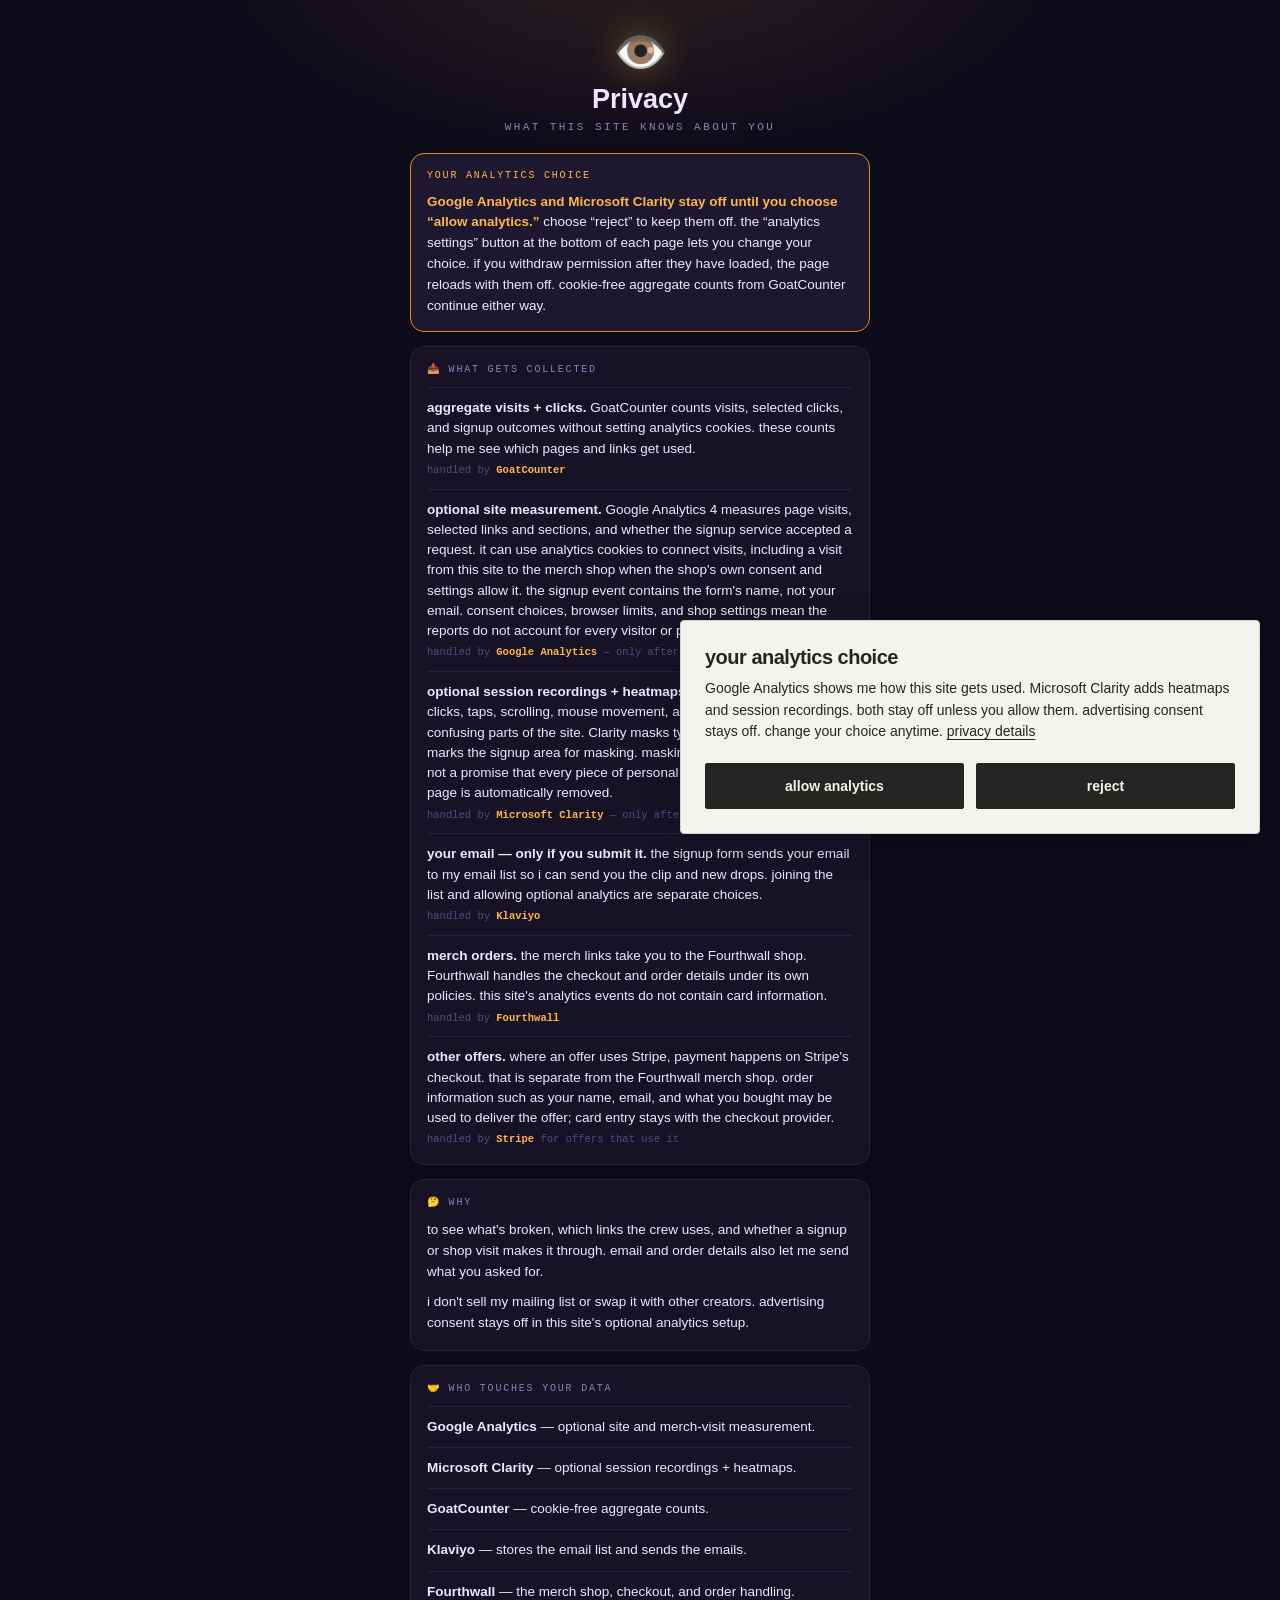
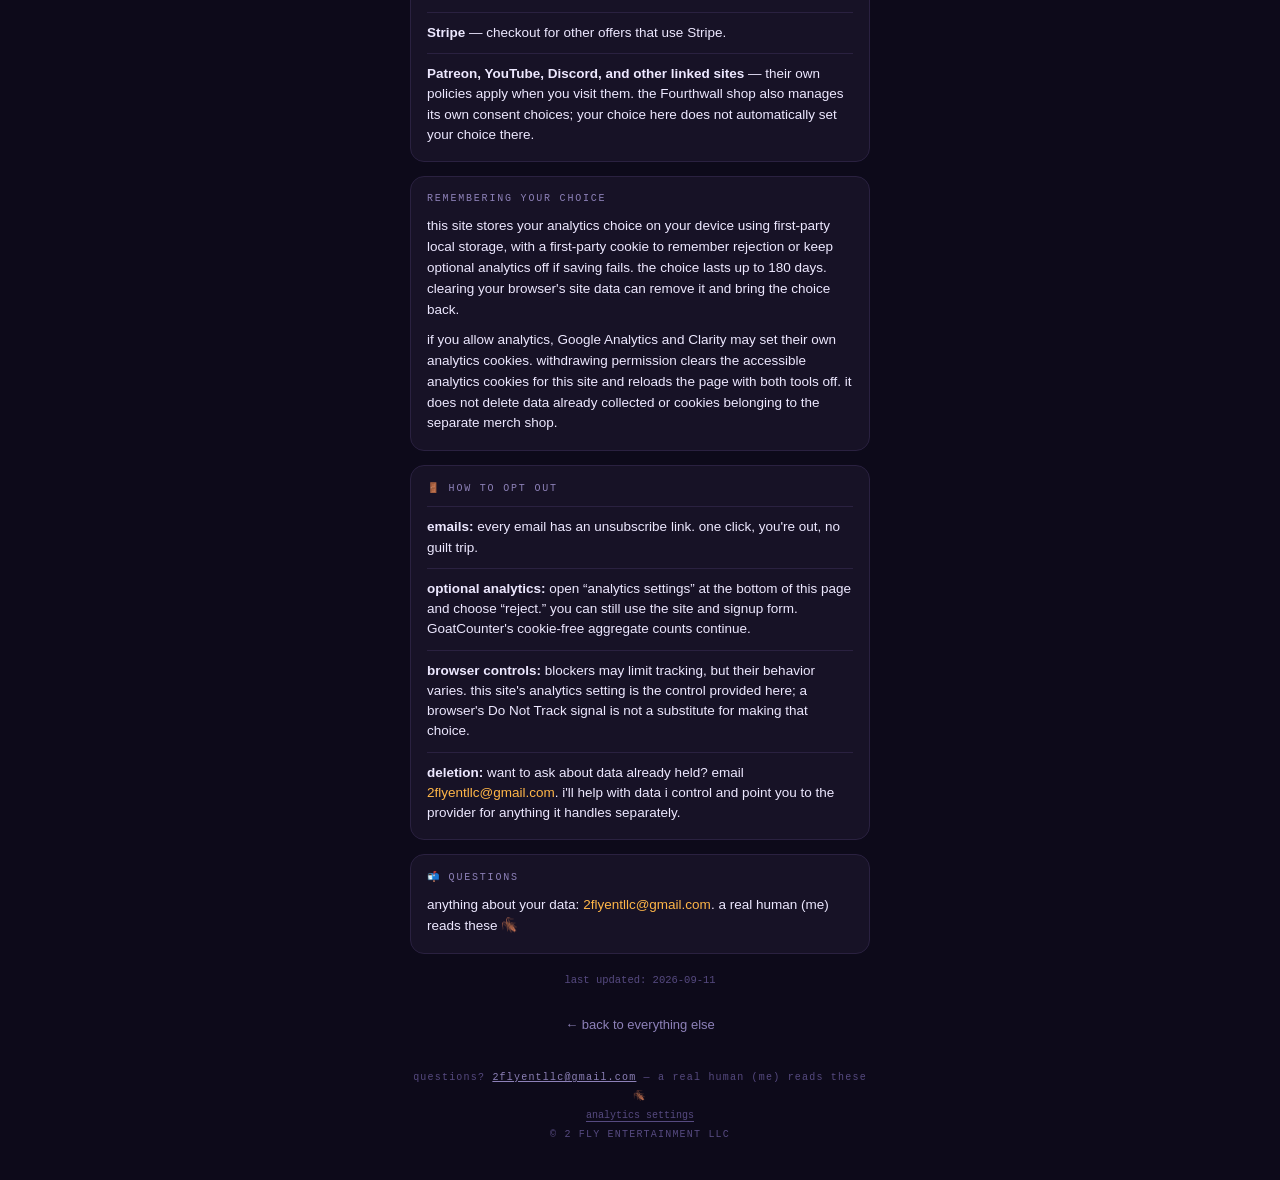
<file: privacy.html>
<!DOCTYPE html>
<html lang="en">
<head>
<meta charset="utf-8">
<title>Privacy — Dez2fly</title>
<meta name="viewport" content="width=device-width, initial-scale=1, viewport-fit=cover">
<meta name="theme-color" content="#0d0a1a">
<meta name="description" content="What dez2fly.com collects, why, who touches it, and how to opt out. Plain English, no lawyer fog.">
<meta property="og:title" content="Privacy — Dez2fly">
<meta property="og:description" content="What this site collects, why, who touches it, and how to opt out. Plain English.">
<meta property="og:image" content="https://dez2fly.com/og.png">
<meta property="og:url" content="https://dez2fly.com/privacy.html">
<meta name="twitter:card" content="summary_large_image">
<link rel="icon" type="image/svg+xml" href="/favicon.svg">
<link rel="apple-touch-icon" href="/og.png">
<script type="application/ld+json">
{
  "@context": "https://schema.org",
  "@type": "WebPage",
  "@id": "https://dez2fly.com/privacy.html",
  "name": "Privacy — Dez2fly",
  "url": "https://dez2fly.com/privacy.html",
  "description": "What dez2fly.com collects, why, who touches it, and how to opt out.",
  "dateModified": "2026-09-11",
  "isPartOf": { "@type": "WebSite", "@id": "https://dez2fly.com/#site", "url": "https://dez2fly.com/" },
  "publisher": {
    "@type": "Organization",
    "@id": "https://dez2fly.com/#org",
    "name": "2 Fly Entertainment LLC",
    "url": "https://dez2fly.com/",
    "email": "2flyentllc@gmail.com"
  }
}
</script>
<style>
  :root{
    --ground:#0d0a1a; --panel:#171226; --panel2:#1d1730; --edge:#2a2140;
    --ink:#ede8ff; --mute:#8d81b8; --dim:#564a80;
    --amber:#ffb648; --amber-deep:#e08d1d; --hot:#ff5d76;
    --sans:"Avenir Next","Helvetica Neue",Helvetica,Arial,sans-serif;
    --mono:"SF Mono",ui-monospace,Menlo,monospace;
  }
  *{box-sizing:border-box;margin:0;padding:0}
  html,body{background:var(--ground);color:var(--ink);font-family:var(--sans);-webkit-text-size-adjust:100%}
  body{min-height:100dvh;display:flex;flex-direction:column;align-items:center;
       padding:0 18px calc(40px + env(safe-area-inset-bottom));overflow-x:hidden}
  body::before{content:"";position:fixed;inset:0;z-index:0;pointer-events:none;
    background:radial-gradient(ellipse 60% 40% at 50% -5%, rgba(255,182,72,.12), transparent 60%)}
  .wrap{position:relative;z-index:1;width:100%;max-width:460px;display:flex;flex-direction:column;gap:14px}
  header{text-align:center;margin:30px 0 6px}
  .eye{font-size:44px;line-height:1;filter:drop-shadow(0 0 18px rgba(255,182,72,.4))}
  h1{font-size:27px;font-weight:700;margin-top:10px}
  .tag{font-family:var(--mono);font-size:11px;letter-spacing:.22em;text-transform:uppercase;color:var(--mute);margin-top:6px}

  .notice{background:var(--panel2);border:1px solid var(--amber-deep);border-radius:14px;padding:14px 16px;
    font-size:13.5px;line-height:1.55}
  .notice .lbl{font-family:var(--mono);font-size:10px;letter-spacing:.18em;text-transform:uppercase;color:var(--amber);margin-bottom:8px}
  .notice b{color:var(--amber);font-weight:600}

  .panel{background:var(--panel);border:1px solid var(--edge);border-radius:14px;padding:16px}
  .panel .lbl{font-family:var(--mono);font-size:10px;letter-spacing:.18em;text-transform:uppercase;color:var(--mute);margin-bottom:12px}
  .item{padding:10px 0;border-top:1px solid var(--edge);font-size:13.5px;line-height:1.5}
  .item:first-of-type{border-top:none;padding-top:0}
  .item:last-of-type{padding-bottom:0}
  .item b{font-weight:600}
  .item .who{display:block;font-family:var(--mono);font-size:10.5px;color:var(--dim);margin-top:4px}
  .item .who b{color:var(--amber);font-weight:600}
  .panel p{font-size:13.5px;line-height:1.55}
  .panel p + p{margin-top:9px}
  .panel a{color:var(--amber);text-decoration:none}
  .panel a:hover{text-decoration:underline}

  .fine{text-align:center;font-family:var(--mono);font-size:10.5px;color:var(--dim);line-height:1.6;margin-top:4px}
  .back{display:block;text-align:center;color:var(--mute);font-size:13px;text-decoration:none;margin-top:14px}
  footer{margin-top:22px;text-align:center;font-family:var(--mono);font-size:10px;letter-spacing:.12em;color:var(--dim);line-height:1.9}
  footer a{color:var(--mute)}
</style>
<link rel="stylesheet" href="/assets/analytics.css?v=20260911">
<script defer src="/assets/analytics.js?v=20260912b"></script>
</head>
<body>
<div class="wrap">
  <header>
    <div class="eye">👁️</div>
    <h1>Privacy</h1>
    <div class="tag">what this site knows about you</div>
  </header>

  <div class="notice">
    <div class="lbl">your analytics choice</div>
    <b>Google Analytics and Microsoft Clarity stay off until you choose “allow analytics.”</b> choose “reject” to keep them off. the “analytics settings” button at the bottom of each page lets you change your choice. if you withdraw permission after they have loaded, the page reloads with them off. cookie-free aggregate counts from GoatCounter continue either way.
  </div>

  <div class="panel">
    <div class="lbl">📥 what gets collected</div>
    <div class="item"><b>aggregate visits + clicks.</b> GoatCounter counts visits, selected clicks, and signup outcomes without setting analytics cookies. these counts help me see which pages and links get used.<span class="who">handled by <b>GoatCounter</b></span></div>
    <div class="item"><b>optional site measurement.</b> Google Analytics 4 measures page visits, selected links and sections, and whether the signup service accepted a request. it can use analytics cookies to connect visits, including a visit from this site to the merch shop when the shop's own consent and settings allow it. the signup event contains the form's name, not your email. consent choices, browser limits, and shop settings mean the reports do not account for every visitor or purchase.<span class="who">handled by <b>Google Analytics</b> — only after you allow analytics here</span></div>
    <div class="item"><b>optional session recordings + heatmaps.</b> Microsoft Clarity shows clicks, taps, scrolling, mouse movement, and page content so i can find confusing parts of the site. Clarity masks typed input, and this site also marks the signup area for masking. masking reduces exposure; it is not a promise that every piece of personal information anywhere on a page is automatically removed.<span class="who">handled by <b>Microsoft Clarity</b> — only after you allow analytics here</span></div>
    <div class="item"><b>your email — only if you submit it.</b> the signup form sends your email to my email list so i can send you the clip and new drops. joining the list and allowing optional analytics are separate choices.<span class="who">handled by <b>Klaviyo</b></span></div>
    <div class="item"><b>merch orders.</b> the merch links take you to the Fourthwall shop. Fourthwall handles the checkout and order details under its own policies. this site's analytics events do not contain card information.<span class="who">handled by <b>Fourthwall</b></span></div>
    <div class="item"><b>other offers.</b> where an offer uses Stripe, payment happens on Stripe's checkout. that is separate from the Fourthwall merch shop. order information such as your name, email, and what you bought may be used to deliver the offer; card entry stays with the checkout provider.<span class="who">handled by <b>Stripe</b> for offers that use it</span></div>
  </div>

  <div class="panel">
    <div class="lbl">🤔 why</div>
    <p>to see what's broken, which links the crew uses, and whether a signup or shop visit makes it through. email and order details also let me send what you asked for.</p>
    <p>i don't sell my mailing list or swap it with other creators. advertising consent stays off in this site's optional analytics setup.</p>
  </div>

  <div class="panel">
    <div class="lbl">🤝 who touches your data</div>
    <div class="item"><b>Google Analytics</b> — optional site and merch-visit measurement.</div>
    <div class="item"><b>Microsoft Clarity</b> — optional session recordings + heatmaps.</div>
    <div class="item"><b>GoatCounter</b> — cookie-free aggregate counts.</div>
    <div class="item"><b>Klaviyo</b> — stores the email list and sends the emails.</div>
    <div class="item"><b>Fourthwall</b> — the merch shop, checkout, and order handling.</div>
    <div class="item"><b>Stripe</b> — checkout for other offers that use Stripe.</div>
    <div class="item"><b>Patreon, YouTube, Discord, and other linked sites</b> — their own policies apply when you visit them. the Fourthwall shop also manages its own consent choices; your choice here does not automatically set your choice there.</div>
  </div>

  <div class="panel">
    <div class="lbl">remembering your choice</div>
    <p>this site stores your analytics choice on your device using first-party local storage, with a first-party cookie to remember rejection or keep optional analytics off if saving fails. the choice lasts up to 180 days. clearing your browser's site data can remove it and bring the choice back.</p>
    <p>if you allow analytics, Google Analytics and Clarity may set their own analytics cookies. withdrawing permission clears the accessible analytics cookies for this site and reloads the page with both tools off. it does not delete data already collected or cookies belonging to the separate merch shop.</p>
  </div>

  <div class="panel">
    <div class="lbl">🚪 how to opt out</div>
    <div class="item"><b>emails:</b> every email has an unsubscribe link. one click, you're out, no guilt trip.</div>
    <div class="item"><b>optional analytics:</b> open “analytics settings” at the bottom of this page and choose “reject.” you can still use the site and signup form. GoatCounter's cookie-free aggregate counts continue.</div>
    <div class="item"><b>browser controls:</b> blockers may limit tracking, but their behavior varies. this site's analytics setting is the control provided here; a browser's Do Not Track signal is not a substitute for making that choice.</div>
    <div class="item"><b>deletion:</b> want to ask about data already held? email <a href="mailto:2flyentllc@gmail.com">2flyentllc@gmail.com</a>. i'll help with data i control and point you to the provider for anything it handles separately.</div>
  </div>

  <div class="panel">
    <div class="lbl">📬 questions</div>
    <p>anything about your data: <a href="mailto:2flyentllc@gmail.com">2flyentllc@gmail.com</a>. a real human (me) reads these 🪳</p>
  </div>

  <div class="fine">last updated: 2026-09-11</div>
  <a class="back" href="/">← back to everything else</a>
  <footer>questions? <a href="mailto:2flyentllc@gmail.com">2flyentllc@gmail.com</a> — a real human (me) reads these 🪳<br><button type="button" data-analytics-settings>analytics settings</button><br>© 2 FLY ENTERTAINMENT LLC</footer>
</div>

<script>window.goatcounter={no_onload:true};</script>
<script data-goatcounter="https://dez2fly.goatcounter.com/count" async src="count.js"></script>
<script>
(function(){
  var gc=function(path){ if(window.goatcounter&&goatcounter.count){goatcounter.count({path:path});} else setTimeout(function(){gc(path);},400); };
  gc('/privacy');
})();
</script>
</body>
</html>
</file>
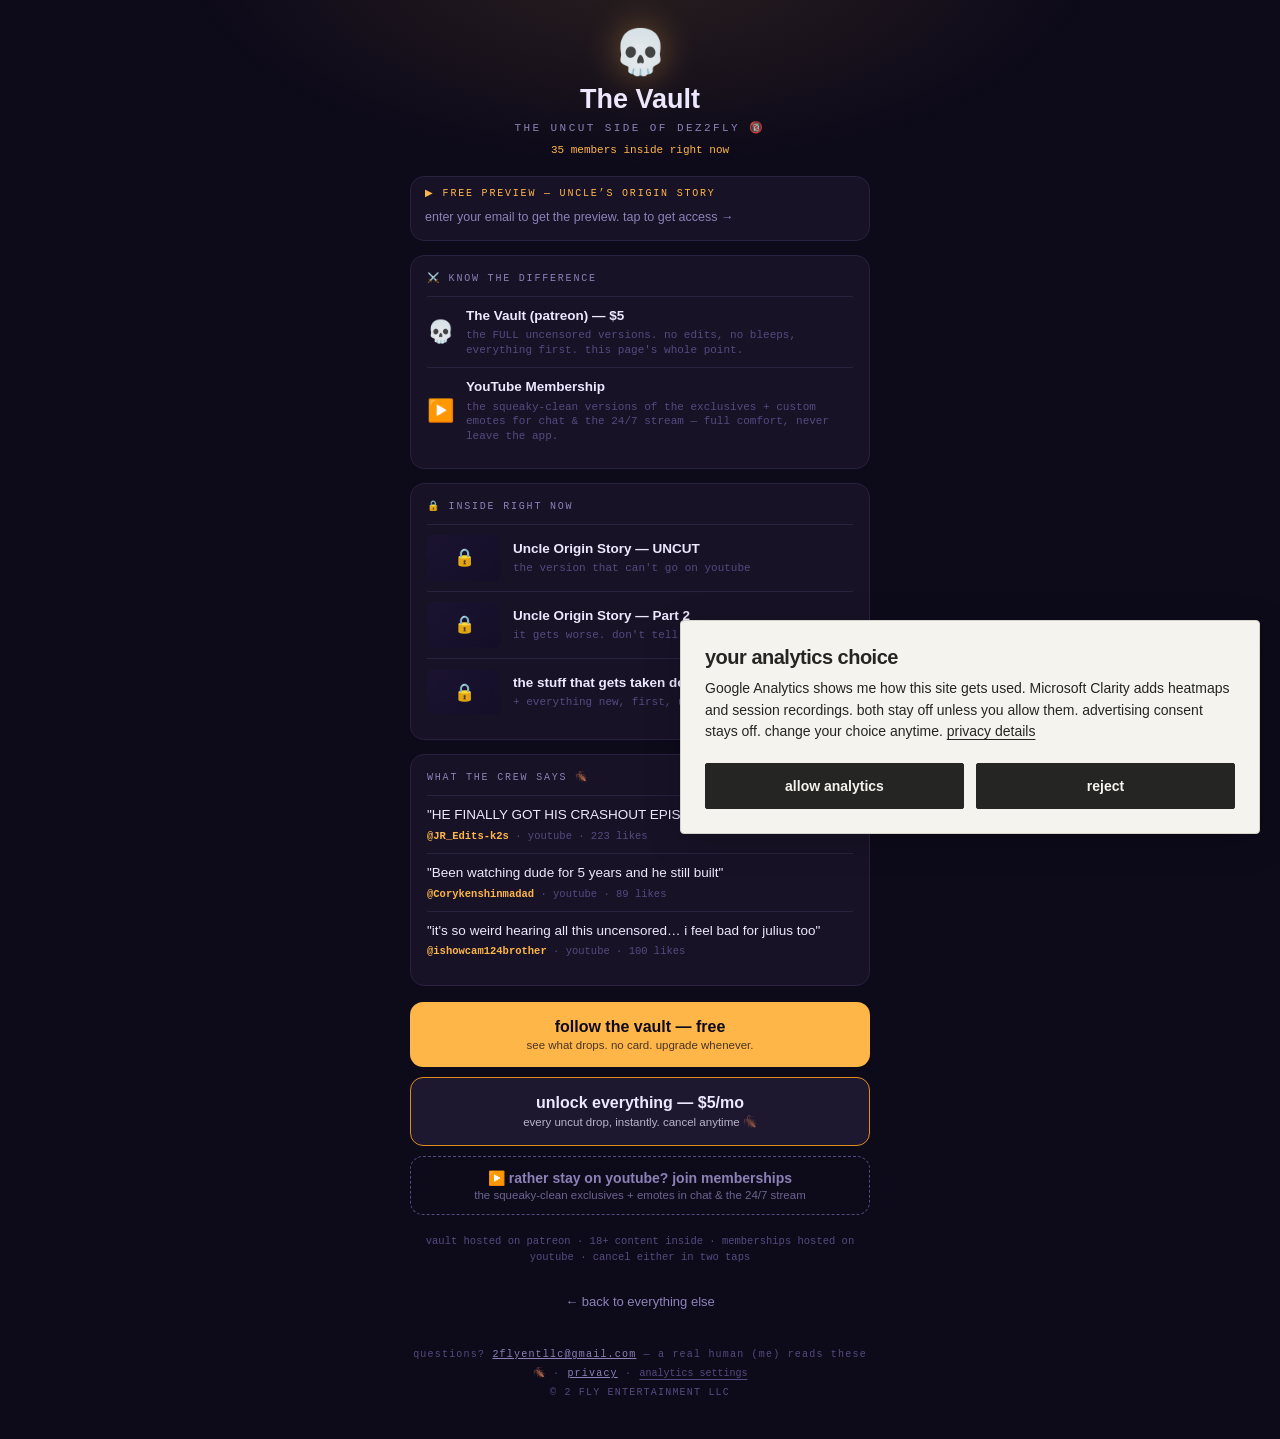
<file: vault.html>
<!DOCTYPE html>
<html lang="en">
<head>
<meta charset="utf-8">
<title>The Vault — Dez2fly</title>
<meta name="viewport" content="width=device-width, initial-scale=1, viewport-fit=cover">
<meta name="theme-color" content="#0d0a1a">
<meta name="description" content="The uncut side of Dez2fly. Uncle's origin story and everything too raw for YouTube.">
<meta property="og:title" content="The Vault — the uncut side of Dez2fly">
<meta property="og:description" content="Uncle's origin story and everything too raw for YouTube. Follow free or unlock everything.">
<meta property="og:image" content="https://dez2fly.com/og.png">
<meta property="og:url" content="https://dez2fly.com/vault.html">
<meta name="twitter:card" content="summary_large_image">
<link rel="icon" type="image/svg+xml" href="/favicon.svg">
<link rel="apple-touch-icon" href="/og.png">
<script type="application/ld+json">
{
  "@context": "https://schema.org",
  "@type": "WebPage",
  "@id": "https://dez2fly.com/vault.html",
  "name": "The Vault — Dez2fly",
  "url": "https://dez2fly.com/vault.html",
  "description": "The uncut side of Dez2fly. Uncle's origin story and everything too raw for YouTube, hosted on Patreon. Follow free or unlock everything for $5/month.",
  "isPartOf": { "@type": "WebSite", "@id": "https://dez2fly.com/#site", "url": "https://dez2fly.com/" },
  "publisher": {
    "@type": "Organization",
    "@id": "https://dez2fly.com/#org",
    "name": "2 Fly Entertainment LLC",
    "url": "https://dez2fly.com/",
    "email": "2flyentllc@gmail.com"
  }
}
</script>
<style>
  :root{
    --ground:#0d0a1a; --panel:#171226; --panel2:#1d1730; --edge:#2a2140;
    --ink:#ede8ff; --mute:#8d81b8; --dim:#564a80;
    --amber:#ffb648; --amber-deep:#e08d1d; --hot:#ff5d76;
    --sans:"Avenir Next","Helvetica Neue",Helvetica,Arial,sans-serif;
    --mono:"SF Mono",ui-monospace,Menlo,monospace;
  }
  *{box-sizing:border-box;margin:0;padding:0}
  html,body{background:var(--ground);color:var(--ink);font-family:var(--sans);-webkit-text-size-adjust:100%}
  body{min-height:100dvh;display:flex;flex-direction:column;align-items:center;
       padding:0 18px calc(40px + env(safe-area-inset-bottom));overflow-x:hidden}
  body::before{content:"";position:fixed;inset:0;z-index:0;pointer-events:none;
    background:radial-gradient(ellipse 60% 40% at 50% -5%, rgba(255,182,72,.12), transparent 60%)}
  .wrap{position:relative;z-index:1;width:100%;max-width:460px;display:flex;flex-direction:column;gap:14px}
  header{text-align:center;margin:30px 0 6px}
  .skull{font-size:44px;line-height:1;filter:drop-shadow(0 0 18px rgba(255,182,72,.4))}
  h1{font-size:27px;font-weight:700;margin-top:10px}
  .tag{font-family:var(--mono);font-size:11px;letter-spacing:.22em;text-transform:uppercase;color:var(--mute);margin-top:6px}
  .members{font-family:var(--mono);font-size:11px;color:var(--amber);margin-top:10px;display:none}

  .player{border-radius:14px;overflow:hidden;border:1px solid var(--edge);background:var(--panel);position:relative}
  .player .lbl{font-family:var(--mono);font-size:10px;letter-spacing:.18em;text-transform:uppercase;color:var(--amber);padding:10px 14px 8px}
  .player .thumbwrap{position:relative;cursor:pointer;display:block}
  .player img{width:100%;aspect-ratio:16/9;object-fit:cover;display:block}
  .player .play{position:absolute;inset:0;display:grid;place-items:center;background:rgba(13,10,26,.25)}
  .player .play i{width:64px;height:64px;border-radius:50%;background:rgba(255,182,72,.95);display:grid;place-items:center;
    font-style:normal;font-size:24px;color:var(--ground);box-shadow:0 8px 30px rgba(0,0,0,.5)}
  .player iframe{width:100%;aspect-ratio:16/9;border:0;display:block}
  .player .sub{font-size:12.5px;color:var(--mute);padding:10px 14px 13px;line-height:1.4}

  .locked{background:var(--panel);border:1px solid var(--edge);border-radius:14px;padding:16px 16px 14px}
  .locked .lbl{font-family:var(--mono);font-size:10px;letter-spacing:.18em;text-transform:uppercase;color:var(--mute);margin-bottom:12px}
  .row{display:flex;align-items:center;gap:12px;padding:10px 0;border-top:1px solid var(--edge)}
  .row:first-of-type{border-top:none}
  .row .th{width:74px;height:46px;border-radius:8px;flex-shrink:0;position:relative;overflow:hidden;
    background:linear-gradient(135deg,#241a3e,#1a1230)}
  .row .th::after{content:"🔒";position:absolute;inset:0;display:grid;place-items:center;font-size:17px;
    backdrop-filter:blur(6px);background:rgba(13,10,26,.35)}
  .row .tt{font-size:13.5px;font-weight:600;line-height:1.35}
  .row .tt span{display:block;font-size:11px;font-weight:400;color:var(--dim);font-family:var(--mono);margin-top:3px}

  .quotes{background:var(--panel);border:1px solid var(--edge);border-radius:14px;padding:16px}
  .quotes .lbl{font-family:var(--mono);font-size:10px;letter-spacing:.18em;text-transform:uppercase;color:var(--mute);margin-bottom:12px}
  .q{padding:9px 0;border-top:1px solid var(--edge);font-size:13.5px;line-height:1.45}
  .q:first-of-type{border-top:none;padding-top:0}
  .q .a{display:block;font-family:var(--mono);font-size:10.5px;color:var(--dim);margin-top:4px}
  .q .a b{color:var(--amber);font-weight:600}

  .cta{display:flex;flex-direction:column;gap:10px;margin-top:2px}
  .btn{display:block;text-align:center;text-decoration:none;font-weight:700;font-size:16px;border-radius:13px;padding:16px 20px;
       transition:transform .15s}
  .btn:active{transform:scale(.98)}
  .btn.free{background:var(--amber);color:var(--ground)}
  .btn.paid{background:var(--panel2);color:var(--ink);border:1px solid var(--amber-deep)}
  .btn.yt{background:transparent;color:var(--mute);border:1px dashed var(--dim);font-weight:600;font-size:14px;padding:13px 18px}
  .btn small{display:block;font-weight:400;font-size:11.5px;margin-top:3px;opacity:.75}
  .fine{text-align:center;font-family:var(--mono);font-size:10.5px;color:var(--dim);line-height:1.6;margin-top:4px}
  .back{display:block;text-align:center;color:var(--mute);font-size:13px;text-decoration:none;margin-top:14px}
  footer{margin-top:22px;text-align:center;font-family:var(--mono);font-size:10px;letter-spacing:.12em;color:var(--dim);line-height:1.9}
  footer a{color:var(--mute)}
</style>
<link rel="stylesheet" href="/assets/analytics.css?v=20260911">
<script defer src="/assets/analytics.js?v=20260912b"></script>
</head>
<body>
<div class="wrap">
  <header>
    <div class="skull">💀</div>
    <h1>The Vault</h1>
    <div class="tag">the uncut side of dez2fly 🔞</div>
    <div class="members" id="vmembers"></div>
  </header>

  <a class="player" id="teaser" data-ga-track="vault-teaser" href="https://privatedrop7.carrd.co" style="display:block;text-decoration:none;color:inherit">
    <div class="lbl">▶ free preview — Uncle’s origin story</div>
    <div class="sub" style="padding-top:2px">enter your email to get the preview. tap to get access →</div>
  </a>

  <div class="locked">
    <div class="lbl">⚔️ know the difference</div>
    <div class="row"><span style="font-size:22px;flex-shrink:0">💀</span><span class="tt">The Vault (patreon) — $5<span>the FULL uncensored versions. no edits, no bleeps, everything first. this page's whole point.</span></span></div>
    <div class="row"><span style="font-size:22px;flex-shrink:0">▶️</span><span class="tt">YouTube Membership<span>the squeaky-clean versions of the exclusives + custom emotes for chat & the 24/7 stream — full comfort, never leave the app.</span></span></div>
  </div>

  <div class="locked">
    <div class="lbl">🔒 inside right now</div>
    <div class="row"><span class="th"></span><span class="tt">Uncle Origin Story — UNCUT<span>the version that can't go on youtube</span></span></div>
    <div class="row"><span class="th"></span><span class="tt">Uncle Origin Story — Part 2<span>it gets worse. don't tell anyone.</span></span></div>
    <div class="row"><span class="th"></span><span class="tt">the stuff that gets taken down<span>+ everything new, first, uncut, forever</span></span></div>
  </div>

  <div class="quotes">
    <div class="lbl">what the crew says 🪳</div>
    <div class="q">"HE FINALLY GOT HIS CRASHOUT EPISODE"<span class="a"><b>@JR_Edits-k2s</b> · youtube · 223 likes</span></div>
    <div class="q">"Been watching dude for 5 years and he still built"<span class="a"><b>@Corykenshinmadad</b> · youtube · 89 likes</span></div>
    <div class="q">"it's so weird hearing all this uncensored… i feel bad for julius too"<span class="a"><b>@ishowcam124brother</b> · youtube · 100 likes</span></div>
  </div>

  <div class="cta">
    <a class="btn free" id="btn-free" data-ga-track="vault-free" href="https://www.patreon.com/Dez2fly?utm_source=biolink&utm_medium=bridge&utm_campaign=vault_free">
      follow the vault — free
      <small>see what drops. no card. upgrade whenever.</small>
    </a>
    <a class="btn paid" id="btn-paid" data-ga-track="vault-paid" href="https://www.patreon.com/Dez2fly?utm_source=biolink&utm_medium=bridge&utm_campaign=vault_paid">
      unlock everything — $5/mo
      <small>every uncut drop, instantly. cancel anytime 🪳</small>
    </a>
    <a class="btn yt" id="ytmem" data-ga-track="vault-membership" href="https://www.youtube.com/@Dez2fly/join">
      ▶️ rather stay on youtube? join memberships
      <small id="st-ytmem">the squeaky-clean exclusives + emotes in chat & the 24/7 stream</small>
    </a>
  </div>
  <div class="fine">vault hosted on patreon · 18+ content inside · memberships hosted on youtube · cancel either in two taps</div>

  <a class="back" href="/?s=vaultback">← back to everything else</a>
  <footer>questions? <a href="mailto:2flyentllc@gmail.com">2flyentllc@gmail.com</a> — a real human (me) reads these 🪳 · <a href="/privacy.html">privacy</a> · <button type="button" data-analytics-settings>analytics settings</button><br>© 2 FLY ENTERTAINMENT LLC</footer>
</div>

<script>window.goatcounter={no_onload:true};</script>
<script data-goatcounter="https://dez2fly.goatcounter.com/count" async src="count.js"></script>
<script>
(function(){
  var p=new URLSearchParams(location.search);
  var src=(p.get('s')||'').replace(/[^a-zA-Z0-9_-]/g,'').slice(0,24)||'direct'; // sanitized — src is concatenated into hrefs/analytics
  var gc=function(path,ev){ if(window.goatcounter&&goatcounter.count){goatcounter.count(ev?{path:path,event:true}:{path:path});} else setTimeout(function(){gc(path,ev);},400); };
  gc('/vault-bridge-'+src);

  fetch('stats.json',{cache:'no-store'}).then(function(r){return r.json()}).then(function(s){
    if(!s) return;
    // same 8-day honesty gate the homepage runs — a dead updater must not keep claiming "right now"
    if(s.vault_members&&Date.now()-(Date.parse(s.updated||'')||0)<8*864e5){var el=document.getElementById('vmembers');el.textContent=s.vault_members+' members inside right now';el.style.display='block';}
    // yt_members is hand-pulled from Studio (no API): exact <=21d, floored "N+" to 45d, default copy after
    var ytm=Math.floor(Number(s.yt_members))||0, ytAge=Date.now()-(Date.parse(s.yt_members_updated||'')||0), yEl=document.getElementById('st-ytmem');
    if(yEl&&ytm>0&&ytAge<=45*864e5){var n=ytAge<=21*864e5?String(ytm):(Math.floor(ytm/10)*10)+'+'; yEl.textContent=n+' of the crew already do — none of them get the uncut stuff 🪳';}
  }).catch(function(){});

  document.getElementById('teaser').addEventListener('click',function(){
    gc('vault-teaser-click--'+src,true);
  });

  document.getElementById('ytmem').addEventListener('click',function(){ gc('vault-ytmember-click--'+src,true); });
  ['btn-free','btn-paid'].forEach(function(id){
    var a=document.getElementById(id);
    var u=new URL(a.href); u.searchParams.set('utm_source','biolink_'+src); a.href=u.toString();
    a.addEventListener('click',function(){ gc(id+'--'+src,true); });
  });
})();
</script>
</body>
</html>
</file>
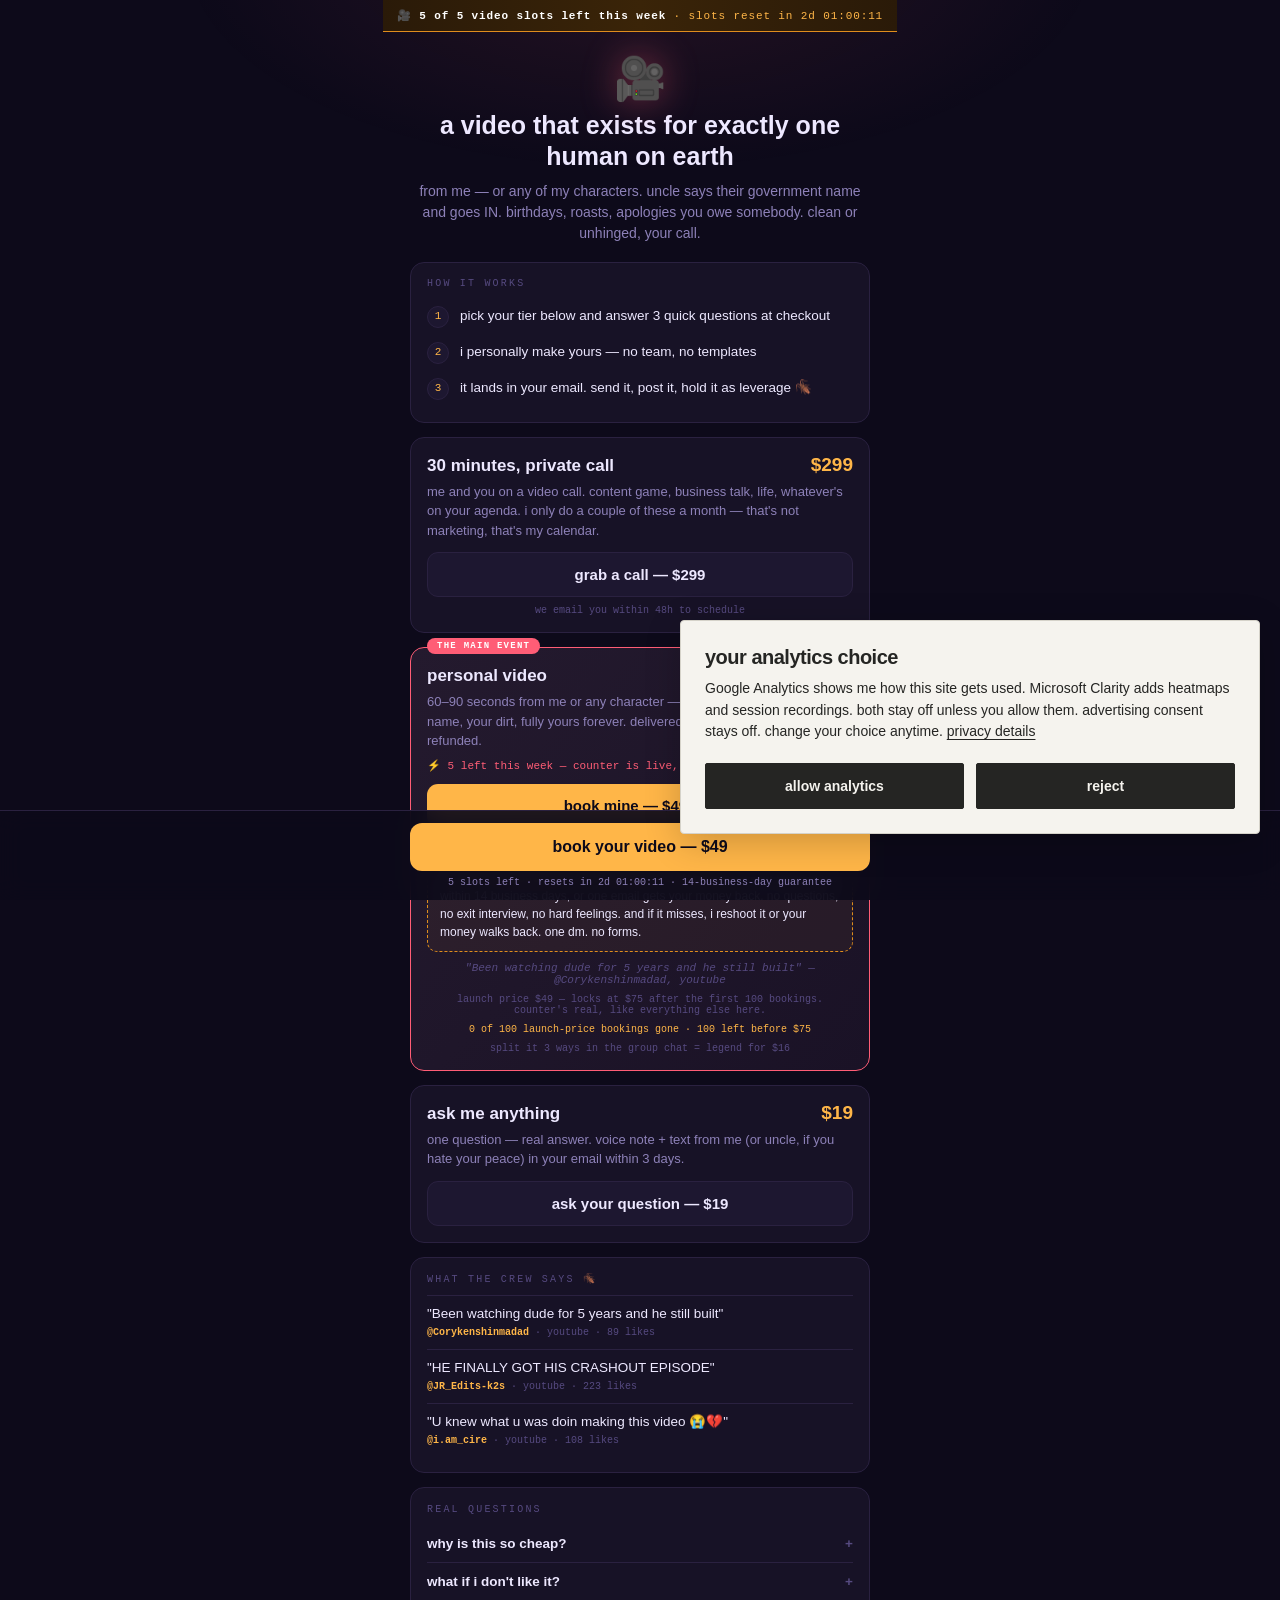
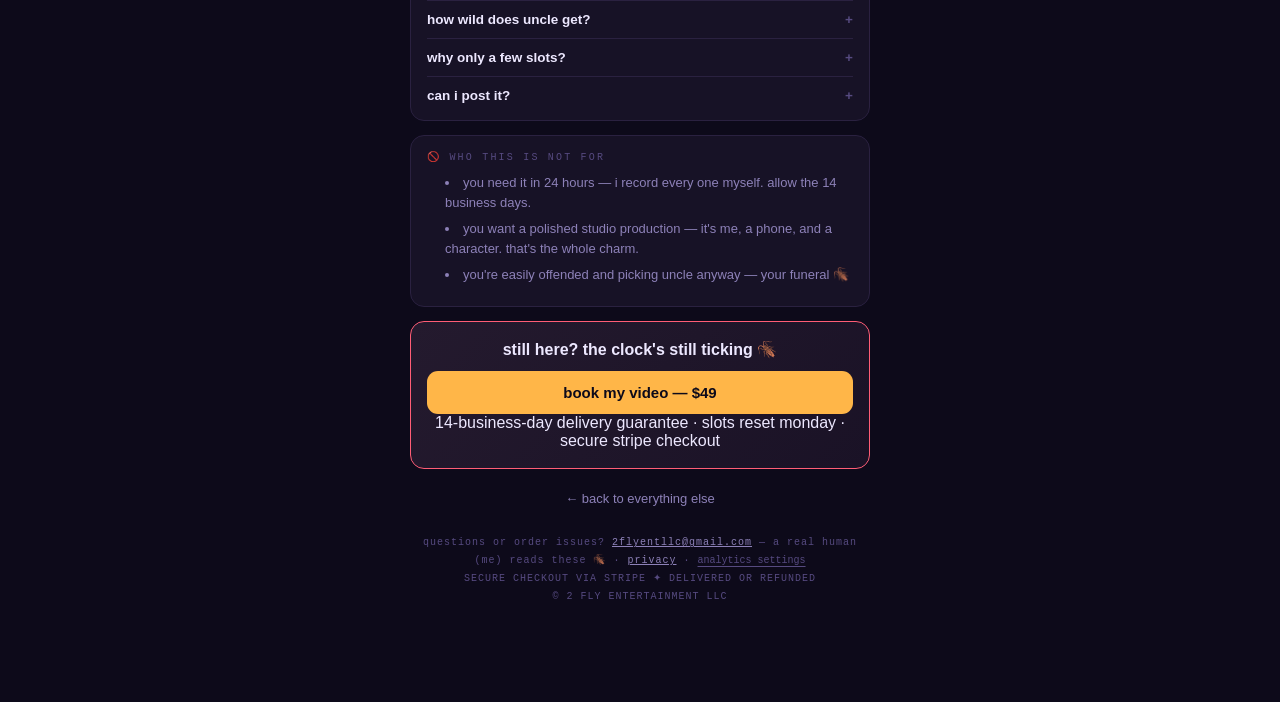
<file: video.html>
<!DOCTYPE html>
<html lang="en">
<head>
<meta charset="utf-8">
<title>Personal videos from Dez2fly</title>
<meta name="robots" content="noindex,nofollow"><!-- ON HOLD 2026-08-27: product paused, page kept live for anyone holding a direct link -->
<meta name="viewport" content="width=device-width, initial-scale=1, viewport-fit=cover">
<meta name="theme-color" content="#0d0a1a">
<meta name="description" content="A personal video from Dez or any of his characters. Birthdays, roasts, revenge. Limited slots weekly.">
<meta property="og:title" content="Get a personal video from Dez2fly">
<meta property="og:description" content="From Dez or any character — uncle if you dare. Limited slots every week.">
<meta property="og:image" content="https://dez2fly.com/og.png">
<meta property="og:url" content="https://dez2fly.com/video.html">
<meta name="twitter:card" content="summary_large_image">
<link rel="icon" type="image/svg+xml" href="/favicon.svg">
<link rel="apple-touch-icon" href="/og.png">
<script type="application/ld+json">
{
  "@context": "https://schema.org",
  "@graph": [
    {
      "@type": "Product",
      "@id": "https://dez2fly.com/video.html#personal-video",
      "name": "Personal video from Dez2fly",
      "description": "A 60-90 second personalized video from Dez2fly or any of his characters — birthdays, roasts, apologies, clean or unhinged. Recorded personally by Dez, delivered by email within 14 business days or refunded.",
      "image": "https://dez2fly.com/og.png",
      "url": "https://dez2fly.com/video.html",
      "brand": { "@type": "Brand", "name": "Dez2fly" },
      "offers": {
        "@type": "Offer",
        "price": "49.00",
        "priceCurrency": "USD",
        "availability": "https://schema.org/InStock",
        "url": "https://dez2fly.com/video.html",
        "seller": { "@type": "Organization", "name": "2 Fly Entertainment LLC" }
      }
    },
    {
      "@type": "Product",
      "@id": "https://dez2fly.com/video.html#ask-anything",
      "name": "Ask Dez (or Uncle) Anything",
      "description": "One question, one real answer from Dez2fly — voice note plus text, delivered by email within 3 days.",
      "image": "https://dez2fly.com/og.png",
      "url": "https://dez2fly.com/video.html",
      "brand": { "@type": "Brand", "name": "Dez2fly" },
      "offers": {
        "@type": "Offer",
        "price": "19.00",
        "priceCurrency": "USD",
        "availability": "https://schema.org/InStock",
        "url": "https://dez2fly.com/video.html",
        "seller": { "@type": "Organization", "name": "2 Fly Entertainment LLC" }
      }
    },
    {
      "@type": "Product",
      "@id": "https://dez2fly.com/video.html#private-call",
      "name": "30 Minutes with Dez — private video call",
      "description": "A private 30-minute one-on-one video call with Dez2fly. Content, business, life — your agenda. Limited availability, scheduled by email within 48 hours of booking.",
      "image": "https://dez2fly.com/og.png",
      "url": "https://dez2fly.com/video.html",
      "brand": { "@type": "Brand", "name": "Dez2fly" },
      "offers": {
        "@type": "Offer",
        "price": "299.00",
        "priceCurrency": "USD",
        "availability": "https://schema.org/InStock",
        "url": "https://dez2fly.com/video.html",
        "seller": { "@type": "Organization", "name": "2 Fly Entertainment LLC" }
      }
    }
  ]
}
</script>
<style>
  :root{
    --ground:#0d0a1a; --panel:#171226; --panel2:#1d1730; --edge:#2a2140;
    --ink:#ede8ff; --mute:#8d81b8; --dim:#564a80;
    --amber:#ffb648; --amber-deep:#e08d1d; --hot:#ff5d76;
    --sans:"Avenir Next","Helvetica Neue",Helvetica,Arial,sans-serif;
    --mono:"SF Mono",ui-monospace,Menlo,monospace;
  }
  *{box-sizing:border-box;margin:0;padding:0}
  html,body{background:var(--ground);color:var(--ink);font-family:var(--sans);-webkit-text-size-adjust:100%}
  body{min-height:100dvh;display:flex;flex-direction:column;align-items:center;
       padding:0 18px calc(96px + env(safe-area-inset-bottom));overflow-x:hidden}
  body::before{content:"";position:fixed;inset:0;z-index:0;pointer-events:none;
    background:radial-gradient(ellipse 60% 40% at 50% -5%, rgba(255,93,118,.10), transparent 60%)}
  .wrap{position:relative;z-index:1;width:100%;max-width:460px;display:flex;flex-direction:column;gap:14px}

  .urg{position:sticky;top:0;z-index:5;margin:0 -18px;background:linear-gradient(90deg,#2a1a08,#3a2408,#2a1a08);
    border-bottom:1px solid var(--amber-deep);text-align:center;padding:9px 14px;
    font-family:var(--mono);font-size:11px;letter-spacing:.08em;color:var(--amber)}
  .urg b{color:#fff}

  header{text-align:center;margin:26px 0 4px}
  .cam{font-size:42px;line-height:1;filter:drop-shadow(0 0 18px rgba(255,93,118,.4))}
  h1{font-size:25px;font-weight:700;margin-top:10px;line-height:1.25}
  .sub{font-size:14px;color:var(--mute);margin-top:8px;line-height:1.5}

  .how{background:var(--panel);border:1px solid var(--edge);border-radius:14px;padding:15px 16px}
  .lbl{font-family:var(--mono);font-size:10px;letter-spacing:.22em;text-transform:uppercase;color:var(--dim);margin-bottom:10px}
  .step{display:flex;gap:11px;padding:7px 0;font-size:13.5px;line-height:1.45;color:var(--ink)}
  .step i{font-style:normal;flex-shrink:0;width:22px;height:22px;border-radius:50%;background:var(--panel2);
    border:1px solid var(--edge);display:grid;place-items:center;font-family:var(--mono);font-size:11px;color:var(--amber)}

  .tier{background:var(--panel);border:1px solid var(--edge);border-radius:14px;padding:16px;position:relative}
  .tier.main{border-color:var(--hot);background:linear-gradient(135deg,#241a2e,#1a1226)}
  .tier .flag{position:absolute;top:-10px;left:16px;font-family:var(--mono);font-size:9px;letter-spacing:.14em;
    background:var(--hot);color:#fff;border-radius:999px;padding:3px 10px;font-weight:700}
  .tier h2{font-size:17px;display:flex;justify-content:space-between;align-items:baseline}
  .tier h2 .pr{color:var(--amber);font-size:19px}
  .was{text-decoration:line-through;color:var(--dim);font-weight:400;font-size:14px;margin-right:7px}
  .tier p{font-size:13px;color:var(--mute);margin-top:6px;line-height:1.5}
  .tier .slots{display:none;font-family:var(--mono);font-size:11px;color:var(--hot);margin-top:8px}
  .tbtn{display:block;text-align:center;text-decoration:none;font-weight:700;font-size:15px;border-radius:11px;
    padding:13px;margin-top:12px;transition:transform .15s}
  .tbtn:active{transform:scale(.98)}
  .tier.main .tbtn{background:var(--amber);color:var(--ground)}
  .tier:not(.main) .tbtn{background:var(--panel2);color:var(--ink);border:1px solid var(--edge)}
  .tier .fine{font-family:var(--mono);font-size:10px;color:var(--dim);text-align:center;margin-top:8px}
  .gbox{border:1px dashed var(--amber-deep);border-radius:10px;padding:10px 12px;margin-top:12px;
    font-size:12px;line-height:1.5;color:var(--ink);background:rgba(255,182,72,.05)}
  .gbox b{color:var(--amber)}
  .notfor{background:var(--panel);border:1px solid var(--edge);border-radius:14px;padding:15px 16px}
  .notfor li{font-size:13px;color:var(--mute);line-height:1.55;margin:6px 0 6px 18px}
  .finalcta{background:linear-gradient(135deg,#241a2e,#1a1226);border:1px solid var(--hot);border-radius:14px;
    padding:18px 16px;text-align:center}
  .finalcta .fh{font-size:16px;font-weight:700;margin-bottom:10px}

  .quotes{background:var(--panel);border:1px solid var(--edge);border-radius:14px;padding:15px 16px}
  .q{padding:8px 0;border-top:1px solid var(--edge);font-size:13.5px;line-height:1.45}
  .q:first-of-type{border-top:none;padding-top:0}
  .qa{display:block;font-family:var(--mono);font-size:10px;color:var(--dim);margin-top:3px}
  .qa b{color:var(--amber)}

  .faq{background:var(--panel);border:1px solid var(--edge);border-radius:14px;padding:6px 16px}
  .faq details{padding:11px 0;border-top:1px solid var(--edge)}
  .faq details:first-of-type{border-top:none}
  .faq summary{font-size:13.5px;font-weight:600;cursor:pointer;list-style:none}
  .faq summary::after{content:"+";float:right;color:var(--dim)}
  .faq details[open] summary::after{content:"–"}
  .faq details p{font-size:13px;color:var(--mute);margin-top:8px;line-height:1.5}

  .sticky{position:fixed;left:0;right:0;bottom:0;z-index:6;padding:12px 18px calc(12px + env(safe-area-inset-bottom));
    background:rgba(13,10,26,.92);backdrop-filter:blur(12px);border-top:1px solid var(--edge)}
  .sticky a{display:block;max-width:460px;margin:0 auto;text-align:center;background:var(--amber);color:var(--ground);
    font-weight:700;font-size:16px;text-decoration:none;border-radius:12px;padding:15px}
  .sticky .note{text-align:center;font-family:var(--mono);font-size:10px;color:var(--mute);margin-top:6px}

  #toasts{position:fixed;left:14px;bottom:calc(100px + env(safe-area-inset-bottom));z-index:7;max-width:min(320px,86vw)}
  .toast{display:flex;align-items:center;gap:10px;background:var(--panel2);border:1px solid var(--edge);
    border-left:3px solid var(--hot);border-radius:12px;padding:10px 14px;font-size:12.5px;color:var(--ink);
    box-shadow:0 8px 28px rgba(0,0,0,.5);opacity:0;transform:translateY(10px);transition:all .35s ease}
  .toast.show{opacity:1;transform:none}
  .toast b{color:var(--amber)}
  .back{display:block;text-align:center;color:var(--mute);font-size:13px;text-decoration:none;margin-top:8px}
  footer{margin-top:14px;text-align:center;font-family:var(--mono);font-size:10px;letter-spacing:.1em;color:var(--dim);line-height:1.8}
  footer a{color:var(--mute)}
</style>
<link rel="stylesheet" href="/assets/analytics.css?v=20260911">
<script defer src="/assets/analytics.js?v=20260912b"></script>
</head>
<body>
<div class="urg" id="urg">🎥 <b id="uslots">loading…</b> · <span id="ureset"></span></div>
<div class="wrap">
  <header>
    <div class="cam">🎥</div>
    <h1>a video that exists for exactly one human on earth</h1>
    <div class="sub">from me — or any of my characters. uncle says their government name and goes IN. birthdays, roasts, apologies you owe somebody. clean or unhinged, your call.</div>
  </header>

  <div class="how">
    <div class="lbl">how it works</div>
    <div class="step"><i>1</i>pick your tier below and answer 3 quick questions at checkout</div>
    <div class="step"><i>2</i>i personally make yours — no team, no templates</div>
    <div class="step"><i>3</i>it lands in your email. send it, post it, hold it as leverage 🪳</div>
  </div>

  <div class="tier" id="t299">
    <h2>30 minutes, private call <span class="pr">$299</span></h2>
    <p>me and you on a video call. content game, business talk, life, whatever's on your agenda. i only do a couple of these a month — that's not marketing, that's my calendar.</p>
    <a class="tbtn" id="buy299" href="https://buy.stripe.com/5kQ14mfSFfBefg73MT2go02">grab a call — $299</a>
    <div class="fine">we email you within 48h to schedule</div>
  </div>

  <div class="tier main" id="t49">
    <span class="flag">THE MAIN EVENT</span>
    <h2>personal video <span class="pr"><span class="was">$75</span>$49</span></h2>
    <p>60–90 seconds from me or any character — yes, including uncle. their name, your dirt, fully yours forever. delivered within 14 business days or refunded.</p>
    <div class="slots" id="tslots"></div>
    <a class="tbtn" id="buy49" href="https://buy.stripe.com/5kQeVcgWJfBe9VNcjp2go00">book mine — $49 <span style="text-decoration:line-through;opacity:.55;font-weight:400">$75</span></a>
    <div class="fine">secure stripe checkout · no account needed</div>
    <div class="gbox">🛡 <b>THE 14-BUSINESS-DAY DELIVERY GUARANTEE</b> — your video lands within 14 business days, or one email gets your money back. no questions, no exit interview, no hard feelings. and if it misses, i reshoot it or your money walks back. one dm. no forms.</div>
    <div class="fine" style="margin-top:10px;font-style:italic;font-size:11px">"Been watching dude for 5 years and he still built" — @Corykenshinmadad, youtube</div>
    <div class="fine">launch price $49 — locks at $75 after the first 100 bookings. counter's real, like everything else here.</div>
    <div class="fine" id="lockcount" style="display:none;color:var(--amber)"></div>
    <div class="fine">split it 3 ways in the group chat = legend for $16</div>
    <a class="fine" id="waitlist" href="/?s=videowait#grab" style="display:none;color:var(--amber);text-decoration:underline">sold out this week. drop your email — first crack when slots reset monday →</a>
  </div>

  <div class="tier" id="t19">
    <h2>ask me anything <span class="pr">$19</span></h2>
    <p>one question — real answer. voice note + text from me (or uncle, if you hate your peace) in your email within 3 days.</p>
    <a class="tbtn" id="buy19" href="https://buy.stripe.com/dRm00i49X60E6JB97d2go01">ask your question — $19</a>
  </div>

  <div class="quotes">
    <div class="lbl">what the crew says 🪳</div>
    <div class="q">"Been watching dude for 5 years and he still built"<span class="qa"><b>@Corykenshinmadad</b> · youtube · 89 likes</span></div>
    <div class="q">"HE FINALLY GOT HIS CRASHOUT EPISODE"<span class="qa"><b>@JR_Edits-k2s</b> · youtube · 223 likes</span></div>
    <div class="q">"U knew what u was doin making this video 😭💔"<span class="qa"><b>@i.am_cire</b> · youtube · 108 likes</span></div>
  </div>

  <div class="faq">
    <div class="lbl" style="padding-top:10px">real questions</div>
    <details><summary>why is this so cheap?</summary><p>creators my size charge $150+ for this on the celebrity apps — and those take 25% off the top. no middleman here, and it's launch pricing. it won't stay $49.</p></details>
    <details><summary>what if i don't like it?</summary><p>14 business days or refunded, no interview. i've got 877K subscribers — i'm not risking that over $49.</p></details>
    <details><summary>how wild does uncle get?</summary><p>you set the dial at checkout. say "clean for grandma" and it's clean. say nothing and… uncle decides.</p></details>
    <details><summary>why only a few slots?</summary><p>i record every single one myself. no team, no AI, no outsourcing. when the week's slots are gone they're gone — the counter up top is live, not a marketing trick.</p></details>
    <details><summary>can i post it?</summary><p>it's yours forever. post it, send it, put it in the family group chat at the worst possible moment.</p></details>
  </div>

  <div class="notfor">
    <div class="lbl">🚫 who this is NOT for</div>
    <li>you need it in 24 hours — i record every one myself. allow the 14 business days.</li>
    <li>you want a polished studio production — it's me, a phone, and a character. that's the whole charm.</li>
    <li>you're easily offended and picking uncle anyway — your funeral 🪳</li>
  </div>

  <div class="finalcta">
    <div class="fh">still here? the clock's still ticking 🪳</div>
    <a class="tbtn" id="buyfinal" href="https://buy.stripe.com/5kQeVcgWJfBe9VNcjp2go00" style="background:var(--amber);color:var(--ground)">book my video — $49</a>
    <div class="fine">14-business-day delivery guarantee · slots reset monday · secure stripe checkout</div>
  </div>

  <a class="back" href="/?s=videoback">← back to everything else</a>
  <footer>questions or order issues? <a href="mailto:2flyentllc@gmail.com">2flyentllc@gmail.com</a> — a real human (me) reads these 🪳 · <a href="/privacy.html">privacy</a> · <button type="button" data-analytics-settings>analytics settings</button><br>SECURE CHECKOUT VIA STRIPE ✦ DELIVERED OR REFUNDED<br>© 2 FLY ENTERTAINMENT LLC</footer>
</div>

<div class="sticky" id="sticky">
  <a id="stickybtn" href="https://buy.stripe.com/5kQeVcgWJfBe9VNcjp2go00">book your video — $49</a>
  <div class="note" id="stickynote"></div>
</div>
<div id="toasts"></div>

<script>window.goatcounter={no_onload:true};</script>
<script data-goatcounter="https://dez2fly.goatcounter.com/count" async src="count.js"></script>
<script>
(function(){
  var p=new URLSearchParams(location.search);
  var src=(p.get('s')||'').replace(/[^a-zA-Z0-9_-]/g,'').slice(0,24)||'direct'; // sanitized — src is concatenated into hrefs/analytics
  var tries=0;
  var gc=function(args){ if(window.goatcounter&&goatcounter.count){goatcounter.count(args);} else if(tries++<25){setTimeout(function(){gc(args);},400);} };
  gc({path:'/video-page-'+src});

  ['buy49','buy19','buy299','stickybtn','buyfinal'].forEach(function(id){
    var a=document.getElementById(id);
    a.addEventListener('click',function(){ gc({path:'buy-'+id+'--'+src,event:true}); });
  });
  document.getElementById('waitlist').addEventListener('click',function(){ gc({path:'videowait-click--'+src,event:true}); });

  var resetAt=(function(){
    var et=new Date(new Date().toLocaleString('en-US',{timeZone:'America/New_York'}));
    var days=((8-et.getDay())%7)||7;
    var reset=new Date(et); reset.setDate(et.getDate()+days); reset.setHours(0,0,0,0);
    return Date.now()+(reset-et);
  })();
  function pad(n){return (n<10?'0':'')+n;}
  function resetCountdown(){
    var ms=Math.max(0,resetAt-Date.now());
    var dd=Math.floor(ms/864e5), hh=Math.floor(ms%864e5/36e5), mm=Math.floor(ms%36e5/6e4), ss=Math.floor(ms%6e4/1e3);
    return (dd>0? dd+'d ':'')+pad(hh)+':'+pad(mm)+':'+pad(ss);
  }

  fetch('stats.json',{cache:'no-store'}).then(function(r){return r.json()}).then(function(s){
    if(!s) return;
    var age=Date.now()-(Date.parse(s.updated||'')||0);
    if(age>8*864e5) return;
    var cap=s.slots_cap||5, left=(typeof s.slots_left==='number')?s.slots_left:null;
    function paint(){
      var cd=resetCountdown();
      if(left===null) return;
      if(left===0){
        document.getElementById('uslots').textContent='SOLD OUT this week';
        document.getElementById('ureset').textContent='new slots in '+cd;
        document.getElementById('buy49').textContent='sold out — back in '+cd;
        document.getElementById('buy49').style.opacity=.55;
        document.getElementById('stickybtn').textContent='videos sold out — ask a question instead ($19)';
        document.getElementById('stickybtn').href=document.getElementById('buy19').href;
        document.getElementById('waitlist').style.display='block';
      } else {
        document.getElementById('uslots').textContent=left+' of '+cap+' video slots left this week';
        document.getElementById('ureset').textContent='slots reset in '+cd;
        document.getElementById('tslots').style.display='block';
        document.getElementById('tslots').textContent='⚡ '+left+' left this week — counter is live, not a bit';
        document.getElementById('stickynote').textContent=left+' slots left · resets in '+cd+' · 14-business-day guarantee';
      }
    }
    paint(); setInterval(paint, 1000);

    // $75 lock counter — cumulative real bookings from stripe, same staleness gate as everything else
    if(typeof s.total_bookings==='number' && s.total_bookings>=0 && s.total_bookings<100){
      var lk=document.getElementById('lockcount');
      lk.textContent=s.total_bookings+' of 100 launch-price bookings gone · '+(100-s.total_bookings)+' left before $75';
      lk.style.display='block';
    }

    // real-activity popups: every one of these comes from actual data, never invented
    if(!sessionStorage.getItem('vtoast')){
      var pops=[];
      if(s.booked_week>=1) pops.push(['🎥', s.booked_week+' of the crew', ' booked this week already']);
      (s.recent||[]).forEach(function(o){
        var ageH=(Date.now()/1000-o.ts)/3600;
        if(ageH>168) return;
        var ago= ageH<1? 'just now' : ageH<24? Math.round(ageH)+'h ago' : Math.round(ageH/24)+'d ago';
        pops.push(['💸','somebody'+(o.st?' from '+o.st:''), ' booked '+o.t+' · '+ago]);
      });
      if(s.video_views_today>=15) pops.push(['👀', s.video_views_today+' people', ' checked this page today']);
      else if(s.views_today>=40) pops.push(['👀', s.views_today+' people', ' on the site today']);
      if(pops.length){
        sessionStorage.setItem('vtoast','1');
        var pi=0;
        var showPop=function(){
          if(pi>=Math.min(pops.length,3)) return;
          var pk=pops[pi++];
          var t=document.createElement('div'); t.className='toast';
          var b=document.createElement('b'); b.textContent=pk[1];
          t.appendChild(document.createTextNode(pk[0]+' '));
          t.appendChild(b);
          t.appendChild(document.createTextNode(pk[2]));
          document.getElementById('toasts').appendChild(t);
          requestAnimationFrame(function(){requestAnimationFrame(function(){t.classList.add('show');});});
          setTimeout(function(){t.classList.remove('show');setTimeout(function(){t.remove();},400);},6000);
          setTimeout(showPop,8500);
        };
        setTimeout(showPop,4500);
      }
    }
  }).catch(function(){});
})();
</script>
</body>
</html>
</file>
<file: assets/analytics.css>
.analytics-consent{position:fixed;right:20px;bottom:66px;z-index:1000;width:min(580px,calc(100% - 40px));max-height:calc(100dvh - 100px);overflow:auto;box-sizing:border-box;padding:24px;background:#f5f3ee;color:#252523;border:1px solid #d5d2c9;border-radius:4px;box-shadow:0 8px 36px #0003;font:14px/1.55 "Avenir Next","Helvetica Neue",Arial,sans-serif;color-scheme:light}
.analytics-consent[hidden]{display:none!important}.analytics-consent h2{margin:0 0 9px;font-size:20px;line-height:1.2;font-weight:750;letter-spacing:-.025em}.analytics-consent p{margin:0}.analytics-consent a{color:inherit;text-decoration:underline;text-underline-offset:3px;white-space:nowrap}.analytics-consent-actions{display:flex;gap:12px;margin-top:20px}.analytics-choice{flex:1;min-height:46px;padding:11px 15px;background:#252523;color:#f5f3ee;border:1px solid #252523;border-radius:2px;font:600 14px/1.3 "Avenir Next","Helvetica Neue",Arial,sans-serif;cursor:pointer}.analytics-choice:hover{background:#41413c}.analytics-settings{padding:0;border:0;background:transparent;color:inherit;font:inherit;text-decoration:underline;text-underline-offset:3px;cursor:pointer}.analytics-settings-fallback{position:fixed;right:20px;bottom:16px;z-index:1000;min-height:36px;padding:8px 12px;border:1px solid #d5d2c9;border-radius:3px;background:#f5f3ee;color:#252523;font:500 12px/1.4 "Avenir Next","Helvetica Neue",Arial,sans-serif}.analytics-consent :focus-visible,.analytics-settings:focus-visible{outline:3px solid #80500b;outline-offset:3px}
@media(max-width:480px){.analytics-consent{right:12px;bottom:62px;width:calc(100% - 24px);padding:19px}.analytics-consent-actions{gap:10px}.analytics-choice{padding:11px 9px;font-size:13px}.analytics-settings-fallback{right:12px;bottom:12px}}
</file>
